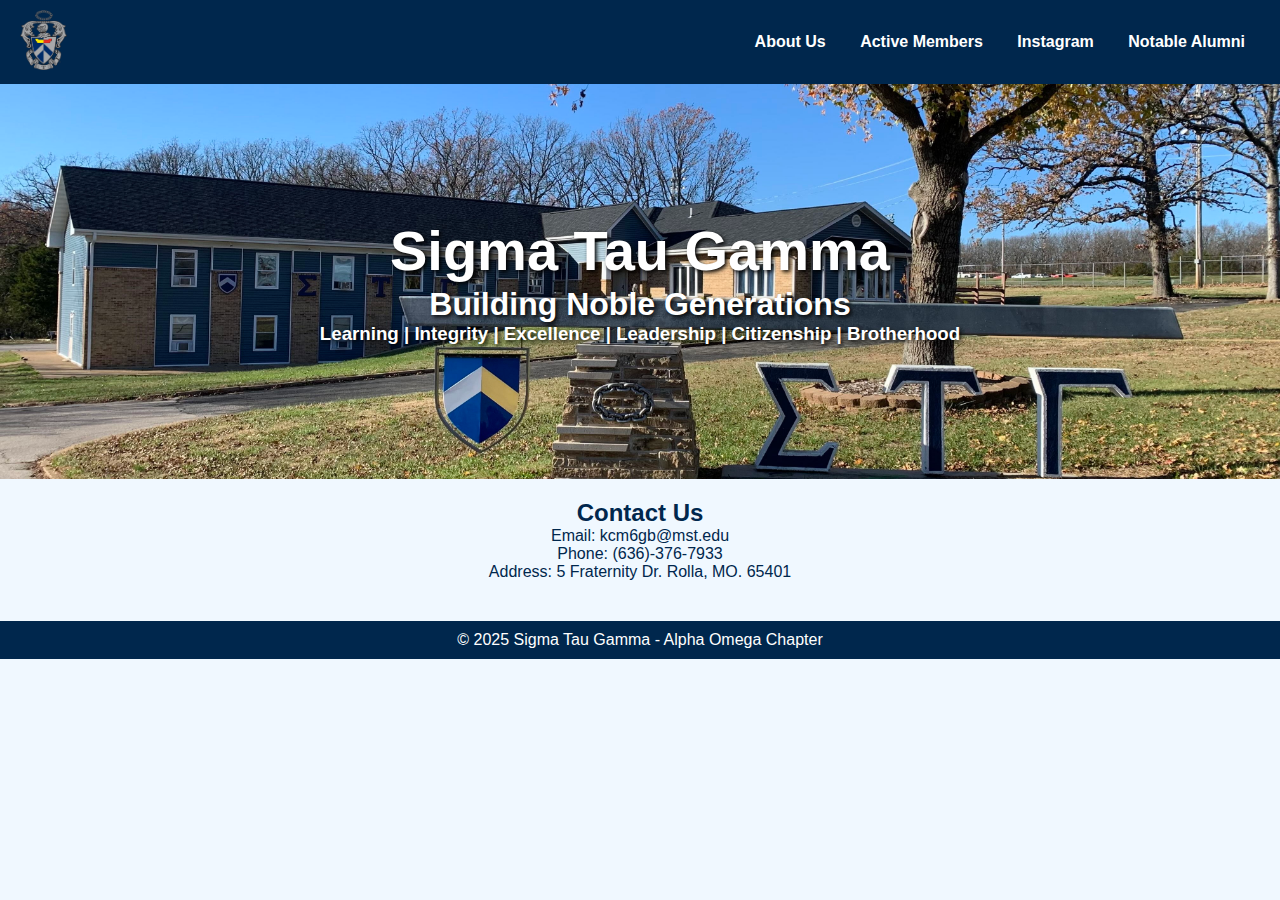
<file: index.html>
<!DOCTYPE html>
<link rel="stylesheet" href="style.css" />
<html lang="en">
<head>
  <meta charset="UTF-8" />
  <meta name="viewport" content="width=device-width, initial-scale=1.0" />
  <title>Sigma Tau Gamma - Building Noble Men</title>
  <link rel="icon" type="image/x-icon" href="logo.jpg">
  <link rel="stylesheet" href="style.css" />
  <style>
    body {
      margin: 0;
      font-family: Arial, sans-serif;
      background-color: #f0f8ff; /* Azure */
      color: #00274d; /* Deep blue text */
    }
    header {
      background-color: #00274d; /* Navy Blue */
      color: white;
      padding: 10px 20px;
      display: flex;
      align-items: center;
      justify-content: space-between;
    }
    header img.logo {
      height: 60px;
    }
    nav a {
      color: white;
      margin: 0 15px;
      text-decoration: none;
      font-weight: bold;
    }
    nav a:hover {
      text-decoration: underline;
    }
    main {
      padding: 20px;
      text-align: center;
    }
    footer {
      background-color: #00274d;
      color: white;
      text-align: center;
      padding: 10px;
      margin-top: 20px;
    }
  </style>
</head>
<body>
  <header>
    <a href="index.html">
    <img src="logo.png" alt="Fraternity Logo" class="logo" />
    </a>
    <nav>
      <a href="about.html">About Us</a>
      <a href="members.html">Active Members</a>
      <a href="instagram.html">Instagram</a>
      <a href="Alumni.html">Notable Alumni</a>
    </nav>
  </header>

  <div class="banner">
   <h1>Sigma Tau Gamma</h1>
   <h2>Building Noble Generations</h2>
   <h3>Learning | Integrity | Excellence | Leadership | Citizenship | Brotherhood</h3>
  </div>

  <main>
    <h2>Contact Us</h2>
    <p>Email: kcm6gb@mst.edu<br />Phone: (636)-376-7933<br />Address: 5 Fraternity Dr. Rolla, MO. 65401</p>
  </main>

  <footer>
    &copy; 2025 Sigma Tau Gamma - Alpha Omega Chapter
  </footer>
</body>
</html>
</file>
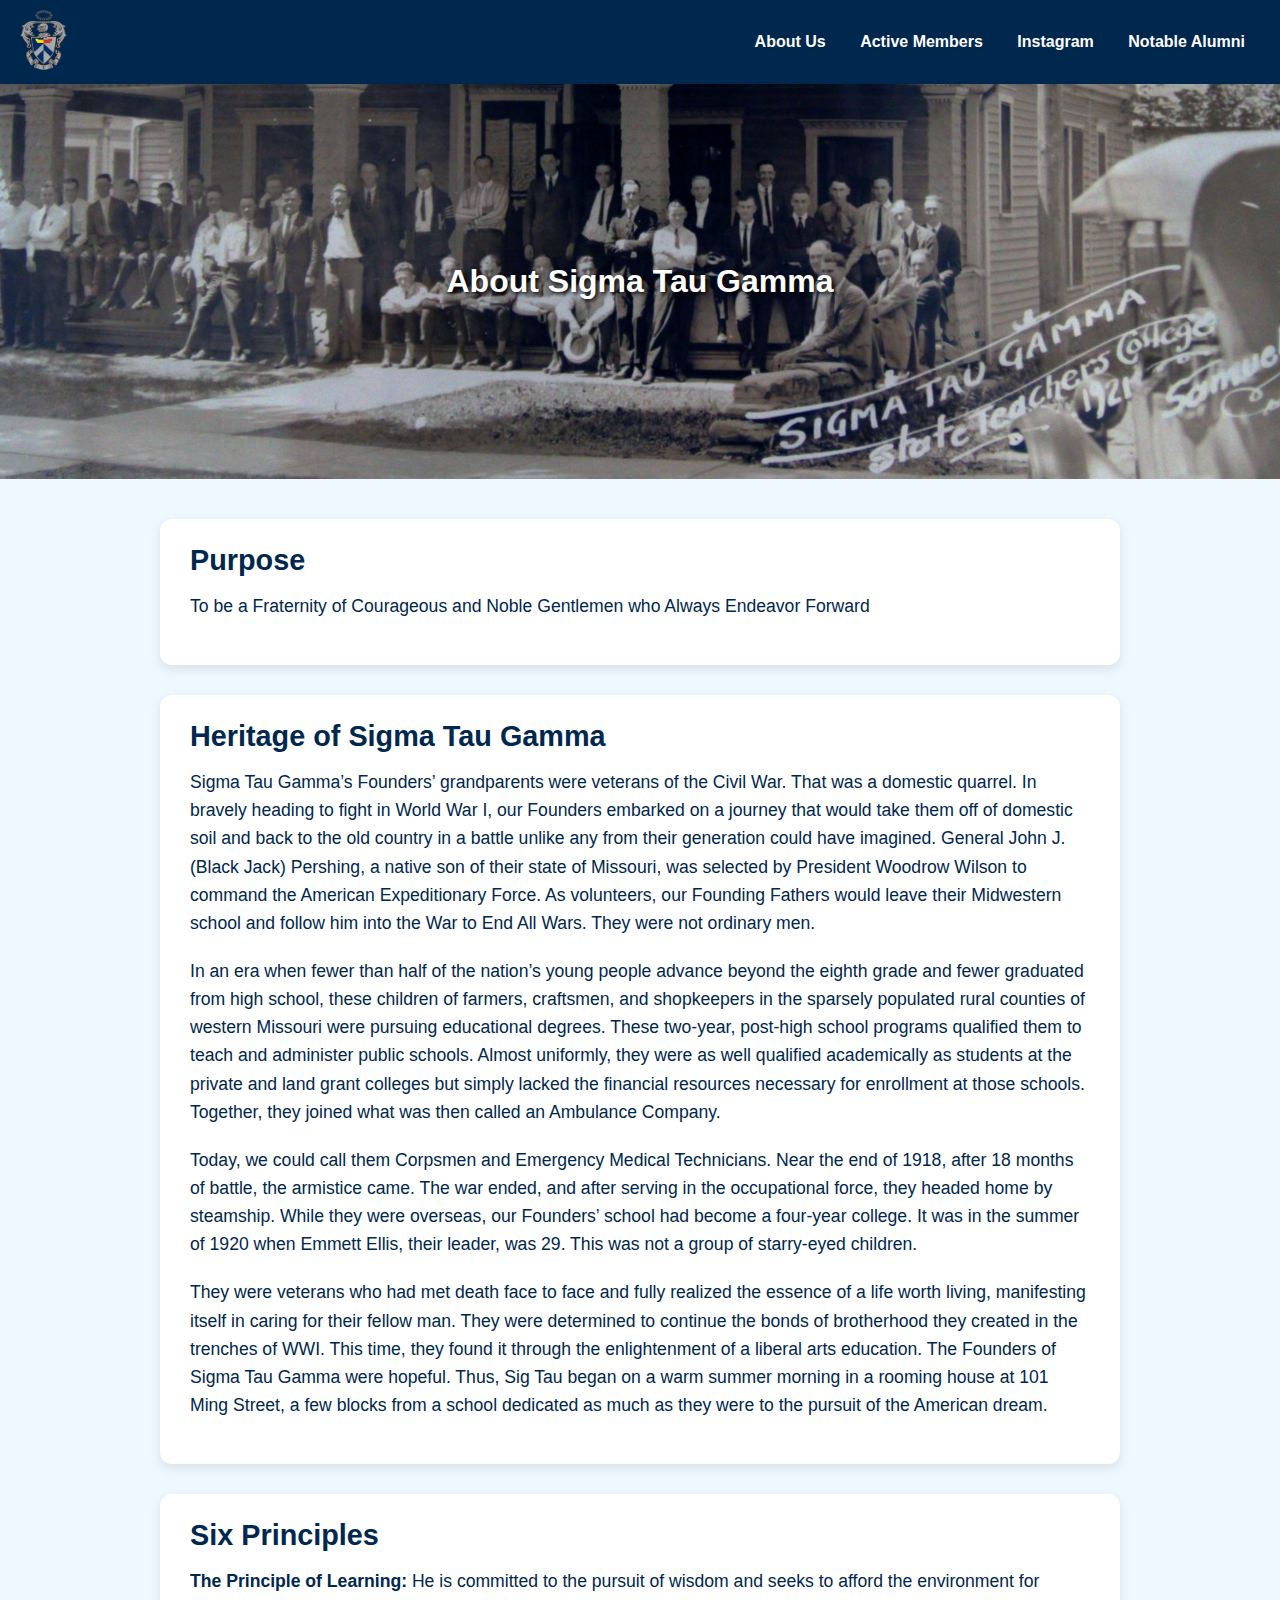
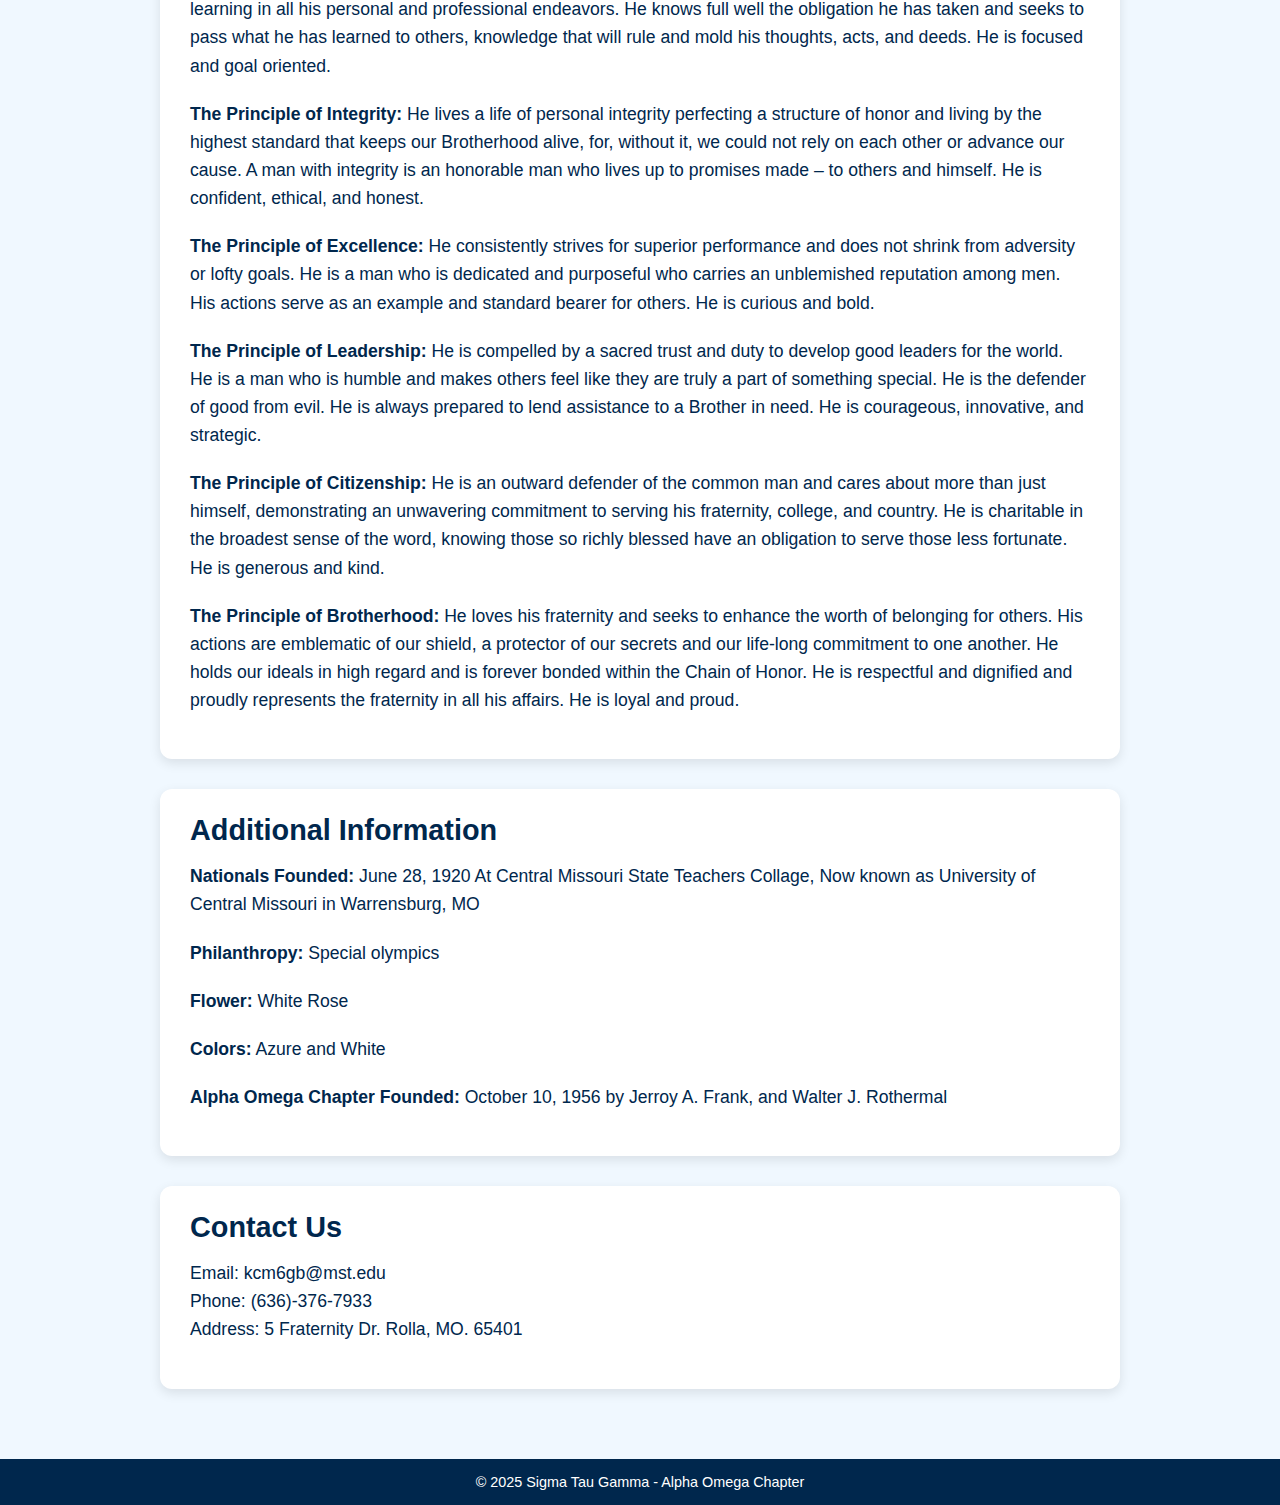
<file: about.html>
<!DOCTYPE html>
<html lang="en">
<head>
  <meta charset="UTF-8" />
  <meta name="viewport" content="width=device-width, initial-scale=1.0" />
  <title>About Us - Sigma Tau Gamma</title>
  <link rel="icon" type="image/x-icon" href="logo.jpg">
  <link rel="stylesheet" href="about-style.css" />
</head>
<body>

  <!-- Header -->
  <header>
    <a href="index.html">
      <img src="logo.png" alt="Fraternity Logo" class="logo" />
    </a>
    <nav>
      <a href="about.html">About Us</a>
      <a href="members.html">Active Members</a>
      <a href="instagram.html">Instagram</a>
      <a href="Alumni.html">Notable Alumni</a>
    </nav>
  </header>

  <!-- Banner -->
  <div class="about-banner">
   <h1>About Sigma Tau Gamma</h1> 
  </div>

  <!-- Main Content -->
  <main>
    <section>
      <h2>Purpose</h2>
      <p>
        To be a Fraternity of Courageous and Noble Gentlemen who Always Endeavor Forward
      </p>
    </section>

    <section>
      <h2>Heritage of Sigma Tau Gamma</h2>
      <p>
        Sigma Tau Gamma’s Founders’ grandparents were veterans of the Civil War. That was a domestic quarrel. In bravely heading to fight in World War I, our Founders embarked on a journey that would take them off of domestic soil and back to the old country in a battle unlike any from their generation could have imagined. General John J. (Black Jack) Pershing, a native son of their state of Missouri, was selected by President Woodrow Wilson to command the American Expeditionary Force. As volunteers, our Founding Fathers would leave their Midwestern school and follow him into the War to End All Wars. They were not ordinary men.
      </p>
      <div> </div>
      <p>
        In an era when fewer than half of the nation’s young people advance beyond the eighth grade and fewer graduated from high school, these children of farmers, craftsmen, and shopkeepers in the sparsely populated rural counties of western Missouri were pursuing educational degrees. These two-year, post-high school programs qualified them to teach and administer public schools. Almost uniformly, they were as well qualified academically as students at the private and land grant colleges but simply lacked the financial resources necessary for enrollment at those schools. Together, they joined what was then called an Ambulance Company.
      </p>
      <div> </div>
      <p>
        Today, we could call them Corpsmen and Emergency Medical Technicians. Near the end of 1918, after 18 months of battle, the armistice came. The war ended, and after serving in the occupational force, they headed home by steamship. While they were overseas, our Founders’ school had become a four-year college. It was in the summer of 1920 when Emmett Ellis, their leader, was 29. This was not a group of starry-eyed children.
      </p>
      <div> </div>
      <p>
        They were veterans who had met death face to face and fully realized the essence of a life worth living, manifesting itself in caring for their fellow man. They were determined to continue the bonds of brotherhood they created in the trenches of WWI. This time, they found it through the enlightenment of a liberal arts education. The Founders of Sigma Tau Gamma were hopeful. Thus, Sig Tau began on a warm summer morning in a rooming house at 101 Ming Street, a few blocks from a school dedicated as much as they were to the pursuit of the American dream.
      </p>
    </section>

    <section>
      <h2>Six Principles</h2>
      <ul>
        <li><strong>The Principle of Learning:</strong> He is committed to the pursuit of wisdom and seeks to afford the environment for learning in all his personal and professional endeavors. He knows full well the obligation he has taken and seeks to pass what he has learned to others, knowledge that will rule and mold his thoughts, acts, and deeds. He is focused and goal oriented.</li>
        <li><strong>The Principle of Integrity:</strong> He lives a life of personal integrity perfecting a structure of honor and living by the highest standard that keeps our Brotherhood alive, for, without it, we could not rely on each other or advance our cause. A man with integrity is an honorable man who lives up to promises made – to others and himself. He is confident, ethical, and honest.</li>
        <li><strong>The Principle of Excellence:</strong> He consistently strives for superior performance and does not shrink from adversity or lofty goals. He is a man who is dedicated and purposeful who carries an unblemished reputation among men. His actions serve as an example and standard bearer for others. He is curious and bold.</li>
        <li><strong>The Principle of Leadership:</strong> He is compelled by a sacred trust and duty to develop good leaders for the world. He is a man who is humble and makes others feel like they are truly a part of something special. He is the defender of good from evil. He is always prepared to lend assistance to a Brother in need. He is courageous, innovative, and strategic.</li>
        <li><strong>The Principle of Citizenship:</strong> He is an outward defender of the common man and cares about more than just himself, demonstrating an unwavering commitment to serving his fraternity, college, and country. He is charitable in the broadest sense of the word, knowing those so richly blessed have an obligation to serve those less fortunate. He is generous and kind.</li>
        <li><strong>The Principle of Brotherhood:</strong> He loves his fraternity and seeks to enhance the worth of belonging for others. His actions are emblematic of our shield, a protector of our secrets and our life-long commitment to one another. He holds our ideals in high regard and is forever bonded within the Chain of Honor. He is respectful and dignified and proudly represents the fraternity in all his affairs. He is loyal and proud.</li>
      </ul>
    </section>

    <section>
      <h2>Additional Information</h2>
      <ul>
        <li><strong>Nationals Founded:</strong> June 28, 1920 At Central Missouri State Teachers Collage, Now known as University of Central Missouri in Warrensburg, MO</li>
        <li><strong>Philanthropy:</strong> Special olympics</li>
        <li><strong>Flower:</strong> White Rose</li>
        <li><strong>Colors:</strong> Azure and White</li>
        <li><strong>Alpha Omega Chapter Founded:</strong> October 10, 1956 by Jerroy A. Frank, and Walter J. Rothermal</li>
      </ul>
    </section>

    <section>
      <h2>Contact Us</h2>
    <p>Email: kcm6gb@mst.edu<br />Phone: (636)-376-7933<br />Address: 5 Fraternity Dr. Rolla, MO. 65401</p>
    </section>
  </main>

  <!-- Footer -->
  <footer>
    &copy; 2025 Sigma Tau Gamma - Alpha Omega Chapter
  </footer>

</body>
</html>
</file>
<file: style.css>
/* style.css */

/* Reset & Global */
* {
  margin: 0;
  padding: 0;
  box-sizing: border-box;
}

body {
  font-family: Arial, sans-serif;
  background-color: #f0f8ff; /* Azure */
  color: #00274d;
}

/* Header */
header {
  background-color: #00274d; /* Navy Blue */
  color: white;
  padding: 10px 20px;
  display: flex;
  align-items: center;
  justify-content: space-between;
}
header img.logo {
  height: 60px;
}
nav a {
  color: white;
  margin: 0 15px;
  text-decoration: none;
  font-weight: bold;
}
nav a:hover {
  text-decoration: underline;
}

/* Banner Section */
.banner {
  width: 100%;
  height: 395px;
  background: url('house-banner.jpg') center center no-repeat;
  background-size: cover;
  display: flex;
  flex-direction: column;
  align-items: center;
  justify-content: center;
  color: white;
  text-shadow: 2px 2px 4px #000;
  text-align: center;
}

.banner h1 {
  font-size: 3.5em;
  font-weight: bold;
}

.banner h2 {
  font-size: 2em;
  font-weight: bold;
  margin-top: 2.5px;
}

/* Main Content */
main {
  padding: 20px;
  text-align: center;
}

/* Footer */
footer {
  background-color: #00274d;
  color: white;
  text-align: center;
  padding: 10px;
  margin-top: 20px;
}
</file>
<file: about-style.css>
/* Reset & Global Styles */
* {
  margin: 0;
  padding: 0;
  box-sizing: border-box;
}

body, html {
  margin: 0;
  padding: 0;
  font-family: Arial, sans-serif;
  background-color: #f0f8ff; /* Azure */
  color: #00274d;
}

/* Header */
header {
  background-color: #00274d; /* Navy Blue */
  color: white;
  padding: 10px 20px;
  display: flex;
  align-items: center;
  justify-content: space-between;
}
header img.logo {
  height: 60px;
}
nav a {
  color: white;
  margin: 0 15px;
  text-decoration: none;
  font-weight: bold;
}
nav a:hover {
  text-decoration: underline;
}

/* Banner */
.about-banner {
  width: 100%;
  height: 395px;
  background: url('OLDSIGTAU.jpg') center center no-repeat;
  background-size: cover;
  display: flex;
  flex-direction: column;
  align-items: center;
  justify-content: center;
  color: white;
  text-shadow: 2px 2px 4px #000;
  text-align: center;
}

.about-baner h1 {
  font-size: 2em;
  font-weight: bold;
  margin-top: 2.5px;
}

/* Main Layout */
main {
  padding: 40px 20px;
  max-width: 1000px;
  margin: 0 auto;
}

/* Section Cards */
section {
  background-color: white;
  padding: 25px 30px;
  border-radius: 12px;
  box-shadow: 0 4px 12px rgba(0, 0, 0, 0.1);
  margin-bottom: 30px;
}

section h2 {
  margin-bottom: 15px;
  font-size: 1.8em;
  color: #00274d;
}

section p, section ul li {
  font-size: 1.1em;
  line-height: 1.6;
  margin-bottom: 20px
}

ul {
  list-style-type: none;
  padding-left: 0;
}

ul li {
  margin-bottom: 10px;
}

/* Footer */
footer {
  background-color: #00274d;
  color: white;
  text-align: center;
  padding: 15px;
  font-size: 0.9em;
}
</file>
